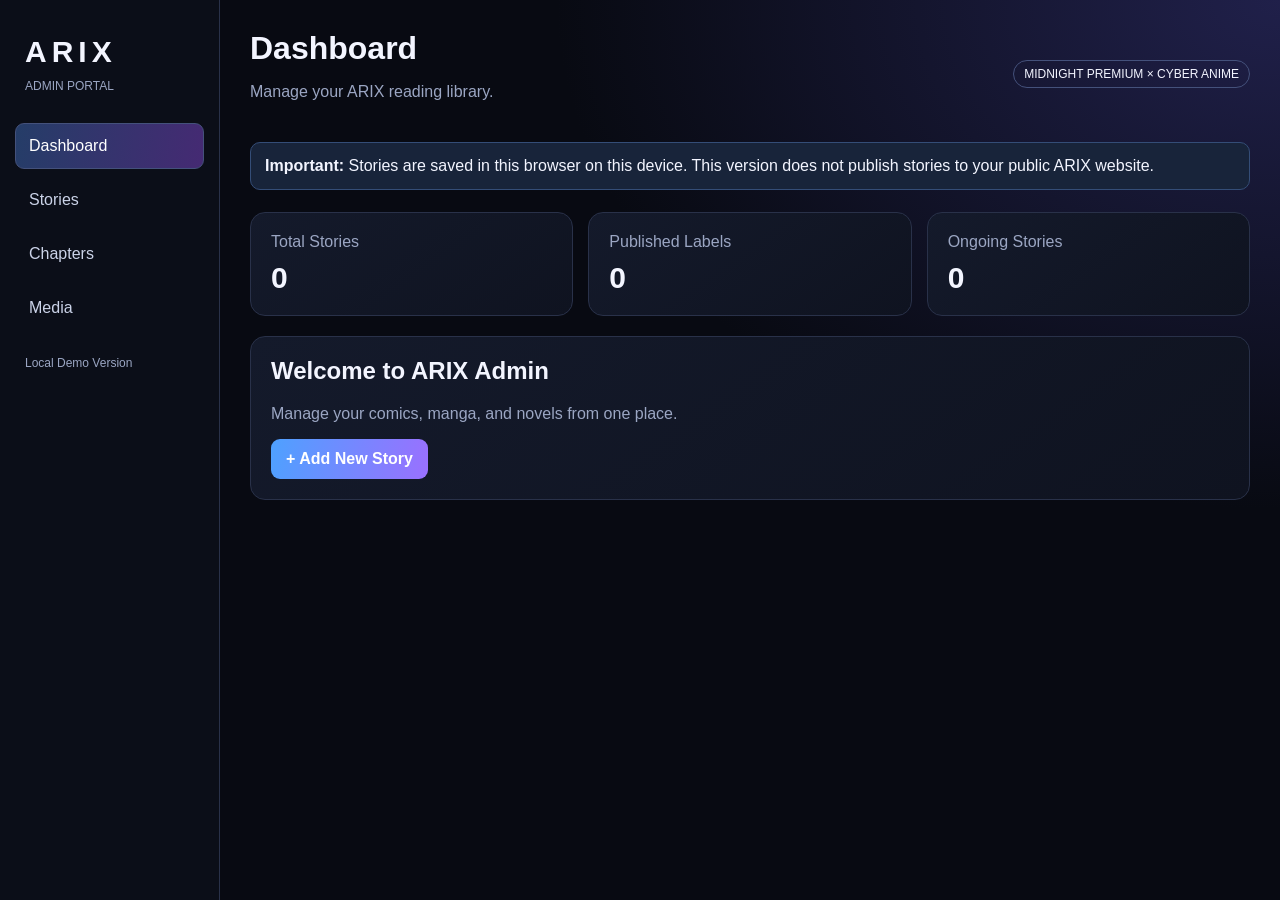
<file: admin.html>
<!DOCTYPE html>
<html lang="en">
<head>
<meta charset="UTF-8">
<meta name="viewport" content="width=device-width, initial-scale=1.0">
<meta name="theme-color" content="#080a12">
<title>ARIX Admin Portal</title>

<style>
:root {
  --bg: #080a12;
  --panel: #111522;
  --line: #293149;
  --text: #f3f5ff;
  --muted: #9ba6c3;
  --blue: #4ea1ff;
  --purple: #9a70ff;
  --red: #ff7188;
}

* {
  box-sizing: border-box;
}

body {
  margin: 0;
  min-height: 100vh;
  background:
    radial-gradient(ellipse at top right, #20204a, transparent 40%),
    #080a12;
  color: var(--text);
  font-family: Arial, sans-serif;
}

button, input, select, textarea {
  font: inherit;
}

button {
  cursor: pointer;
}

.layout {
  display: grid;
  grid-template-columns: 220px 1fr;
  min-height: 100vh;
}

aside {
  padding: 25px 15px;
  background: #0b0e18;
  border-right: 1px solid var(--line);
}

.brand {
  font-size: 30px;
  font-weight: 900;
  letter-spacing: 5px;
  margin: 10px;
}

.subtitle {
  color: var(--muted);
  font-size: 12px;
  margin: 10px;
}

nav {
  margin-top: 30px;
}

.nav-btn {
  width: 100%;
  display: block;
  text-align: left;
  padding: 13px;
  margin-bottom: 8px;
  border-radius: 9px;
  color: #cbd3e8;
  background: transparent;
  border: 1px solid transparent;
}

.nav-btn.active,
.nav-btn:hover {
  background: linear-gradient(100deg, #253d68, #452a73);
  border-color: #44517b;
  color: white;
}

main {
  padding: 30px;
  min-width: 0;
}

.topbar {
  display: flex;
  justify-content: space-between;
  align-items: center;
  gap: 15px;
  flex-wrap: wrap;
  margin-bottom: 25px;
}

h1 {
  margin: 0;
  font-size: 32px;
}

h2 {
  margin-top: 0;
}

.muted {
  color: var(--muted);
}

.badge {
  display: inline-block;
  border: 1px solid #44517b;
  border-radius: 20px;
  padding: 6px 10px;
  font-size: 12px;
}

.card {
  background: linear-gradient(145deg, #141a2b, #0f1320);
  border: 1px solid var(--line);
  border-radius: 15px;
  padding: 20px;
  margin-bottom: 20px;
}

.section {
  display: none;
}

.section.active {
  display: block;
}

.grid {
  display: grid;
  grid-template-columns: repeat(3, 1fr);
  gap: 15px;
}

.stat {
  font-size: 30px;
  font-weight: bold;
  margin-top: 10px;
}

.btn {
  border: 0;
  border-radius: 9px;
  padding: 11px 15px;
  color: white;
  font-weight: bold;
  background: linear-gradient(100deg, var(--blue), var(--purple));
}

.btn.secondary {
  background: #252c40;
  border: 1px solid #3b4560;
}

.btn.danger {
  background: #4a1e2b;
  border: 1px solid #8c3448;
}

.notice {
  background: #18243a;
  border: 1px solid #344d77;
  padding: 14px;
  border-radius: 10px;
  margin-bottom: 22px;
}

@media(max-width: 760px) {
  .layout {
    grid-template-columns: 1fr;
  }

  aside {
    padding: 12px;
    border-right: 0;
    border-bottom: 1px solid var(--line);
  }

  .brand {
    display: inline-block;
    font-size: 25px;
  }

  .subtitle {
    display: inline-block;
  }

  nav {
    display: flex;
    gap: 5px;
    overflow-x: auto;
    margin-top: 12px;
  }

  .nav-btn {
    width: auto;
    white-space: nowrap;
  }

  main {
    padding: 18px;
  }

  .grid {
    grid-template-columns: 1fr;
  }
}
  </style>
</head>

<body>

<div class="layout">

  <aside>
    <div class="brand">ARIX</div>
    <div class="subtitle">ADMIN PORTAL</div>

    <nav>
      <button class="nav-btn active" data-section="dashboard">
        Dashboard
      </button>

      <button class="nav-btn" data-section="stories">
        Stories
      </button>

      <button class="nav-btn" data-section="chapters">
        Chapters
      </button>

      <button class="nav-btn" data-section="media">
        Media
      </button>
    </nav>

    <p class="muted" style="font-size:12px;margin:25px 10px;">
      Local Demo Version
    </p>
  </aside>

  <main>

    <div class="topbar">
      <div>
        <h1 id="page-title">Dashboard</h1>
        <p class="muted">Manage your ARIX reading library.</p>
      </div>

      <span class="badge">
        MIDNIGHT PREMIUM × CYBER ANIME
      </span>
    </div>

    <div class="notice">
      <strong>Important:</strong>
      Stories are saved in this browser on this device.
      This version does not publish stories to your public
      ARIX website.
    </div>

    <!-- DASHBOARD -->

    <section id="dashboard" class="section active">

      <div class="grid">

        <div class="card">
          <div class="muted">Total Stories</div>
          <div class="stat" id="stat-stories">0</div>
        </div>

        <div class="card">
          <div class="muted">Published Labels</div>
          <div class="stat" id="stat-published">0</div>
        </div>

        <div class="card">
          <div class="muted">Ongoing Stories</div>
          <div class="stat" id="stat-ongoing">0</div>
        </div>

      </div>

      <div class="card">
        <h2>Welcome to ARIX Admin</h2>

        <p class="muted">
          Manage your comics, manga, and novels from one place.
        </p>

        <button class="btn" data-go="stories">
          + Add New Story
        </button>
      </div>

    </section>

    <!-- STORIES -->

    <section id="stories" class="section">

      <div class="card">

        <h2 id="form-title">Add a Story</h2>

        <form id="story-form">

          <input type="hidden" id="story-id">

          <div class="field">
            <label for="story-name">Story Title *</label>

            <input
              id="story-name"
              type="text"
              maxlength="100"
              placeholder="Enter story title"
              required
            >
          </div>

          <div class="field">
            <label for="story-author">Author</label>

            <input
              id="story-author"
              type="text"
              maxlength="80"
              placeholder="Enter author name"
            >
          </div>

          <div class="field">
            <label for="story-type">Story Format</label>

            <select id="story-type">
              <option>Comic</option>
              <option>Manga</option>
              <option>Manhwa</option>
              <option>Manhua</option>
              <option>Novel</option>
            </select>
          </div>

          <div class="field">
            <label for="story-genre">Genre</label>

            <input
              id="story-genre"
              type="text"
              maxlength="80"
              placeholder="Action, romance, fantasy..."
            >
          </div>

          <div class="field">
            <label for="story-progress">Story Progress</label>

            <select id="story-progress">
              <option>Ongoing</option>
              <option>Completed</option>
              <option>Coming Soon</option>
            </select>
          </div>

          <div class="field">
            <label for="story-status">Listing Status</label>

            <select id="story-status">
              <option value="Draft">Draft</option>
              <option value="Published">Published</option>
            </select>
          </div>

          <div class="field">
            <label for="story-description">Story Description</label>

            <textarea
              id="story-description"
              maxlength="1200"
              placeholder="Write a short description..."
            ></textarea>
          </div>

          <div class="field">
            <label for="story-cover">Cover Image</label>

            <input
              id="story-cover"
              type="file"
              accept="image/jpeg,image/png,image/webp"
            >

            <p class="muted" style="font-size:12px;">
              JPG, PNG, or WebP. Maximum size: 700 KB.
            </p>

            <img
              id="cover-preview"
              alt="Story cover preview"
              style="display:none;max-width:150px;max-height:190px;object-fit:cover;border-radius:10px;"
            >
          </div>

          <div class="actions">

            <button class="btn" type="submit" id="save-button">
              Save Story
            </button>

            <button
              class="btn secondary"
              type="button"
              id="cancel-edit"
              style="display:none;"
            >
              Cancel Edit
            </button>

            <button class="btn secondary" type="reset">
              Clear Form
            </button>

          </div>

        </form>

      </div>

      <h2>Your Stories</h2>

      <div id="story-list"></div>

    </section>

    <!-- CHAPTERS -->

    <section id="chapters" class="section">

      <div class="card">
        <h2>Chapter Manager</h2>

        <p class="muted">
          Chapter uploading will be added in a later version.
        </p>

        <button class="btn" data-go="stories">
          Manage Stories
        </button>
      </div>

    </section>

    <!-- MEDIA -->

    <section id="media" class="section">

      <div class="card">
        <h2>Media Library</h2>

        <p class="muted">
          Story covers are managed through the Stories section.
          A shared media library requires a connected backend.
        </p>

        <button class="btn" data-go="stories">
          Manage Covers
        </button>
      </div>

    </section>

  </main>

</div>
<style>
/* STORY FORM */

#story-form {
  display: block;
}

.field {
  display: flex;
  flex-direction: column;
  gap: 7px;
  margin-bottom: 16px;
}

.field label {
  font-size: 13px;
  font-weight: 600;
  color: #cbd3e8;
}

input,
select,
textarea {
  width: 100%;
  padding: 12px;
  border-radius: 9px;
  background: #090d18;
  color: #f3f5ff;
  border: 1px solid #303951;
  outline: none;
}

input:focus,
select:focus,
textarea:focus {
  border-color: #4ea1ff;
  box-shadow: 0 0 0 2px #4ea1ff22;
}

textarea {
  min-height: 110px;
  resize: vertical;
}

input[type="file"] {
  padding: 10px;
  font-size: 12px;
}

.actions {
  display: flex;
  flex-wrap: wrap;
  gap: 9px;
  margin-top: 15px;
}

.btn:hover {
  filter: brightness(1.15);
}

.btn:active {
  transform: scale(0.98);
}

/* COVER PREVIEW */

#cover-preview {
  border: 1px solid #293149;
  margin-top: 10px;
}

/* STORY LIST */

#story-list {
  display: grid;
  grid-template-columns: repeat(
    auto-fill,
    minmax(220px, 1fr)
  );
  gap: 16px;
}

.story-card {
  overflow: hidden;
  padding: 0;
  min-width: 0;
}

.story-cover {
  width: 100%;
  height: 190px;
  display: block;
  object-fit: cover;
  background: #171c2d;
  border-bottom: 1px solid #293149;
}

.story-body {
  padding: 15px;
}

.story-body h3 {
  margin: 0 0 8px;
  font-size: 17px;
  overflow-wrap: anywhere;
}

.story-body p {
  color: #9ba6c3;
  font-size: 13px;
  overflow-wrap: anywhere;
}

.story-meta {
  display: flex;
  flex-wrap: wrap;
  gap: 6px;
  margin: 10px 0;
}

.empty {
  grid-column: 1 / -1;
  text-align: center;
  padding: 30px 15px;
  border: 1px dashed #37415a;
  border-radius: 12px;
  color: #9ba6c3;
}

.small {
  font-size: 12px;
}

/* MOBILE LAYOUT */

@media (max-width: 760px) {
  #story-list {
    grid-template-columns: repeat(
      auto-fill,
      minmax(150px, 1fr)
    );
    gap: 10px;
  }

  .story-cover {
    height: 150px;
  }

  .story-body {
    padding: 11px;
  }

  .story-body h3 {
    font-size: 15px;
  }

  .story-body .actions .btn {
    padding: 9px;
    font-size: 12px;
  }

  .card {
    padding: 15px;
  }

  h1 {
    font-size: 27px;
  }
}

@media (max-width: 360px) {
  #story-list {
    grid-template-columns: 1fr;
  }

  .story-cover {
    height: 200px;
  }
}
  </style>
<script>
(() => {
  "use strict";

  const STORAGE_KEY = "arix_admin_stories_v1";

  const $ = id => document.getElementById(id);

  const form = $("story-form");
  const coverInput = $("story-cover");
  const preview = $("cover-preview");

  let stories = [];
  let pendingCover = "";

  try {
    const saved = JSON.parse(
      localStorage.getItem(STORAGE_KEY) || "[]"
    );

    stories = Array.isArray(saved) ? saved : [];
  } catch (error) {
    stories = [];
  }

  function saveStories() {
    try {
      localStorage.setItem(
        STORAGE_KEY,
        JSON.stringify(stories)
      );
      return true;
    } catch (error) {
      alert(
        "Unable to save. Browser storage may be full. " +
        "Try using a smaller cover image."
      );
      return false;
    }
  }

  function escapeHTML(value) {
    return String(value ?? "").replace(
      /[&<>"']/g,
      character => ({
        "&": "&amp;",
        "<": "&lt;",
        ">": "&gt;",
        '"': "&quot;",
        "'": "&#39;"
      })[character]
    );
  }

  function updateStats() {
    $("stat-stories").textContent = stories.length;

    $("stat-published").textContent =
      stories.filter(
        story => story.status === "Published"
      ).length;

    $("stat-ongoing").textContent =
      stories.filter(
        story => story.progress === "Ongoing"
      ).length;
  }

  function renderStories() {
    const list = $("story-list");

    updateStats();

    if (stories.length === 0) {
      list.innerHTML =
        '<div class="empty">' +
        "No stories yet. Add your first story above." +
        "</div>";
      return;
    }

    list.innerHTML = stories.map(story => `
      <article class="card story-card">

        ${
          story.cover
            ? `<img class="story-cover"
                    src="${story.cover}"
                    alt="Story cover">`
            : '<div class="story-cover"></div>'
        }

        <div class="story-body">

          <h3>${escapeHTML(story.title)}</h3>

          <p>
            ${escapeHTML(story.author || "Unknown author")}
            · ${escapeHTML(story.type)}
          </p>

          <div class="story-meta">
            <span class="badge">
              ${escapeHTML(story.status)}
            </span>

            <span class="badge">
              ${escapeHTML(story.progress)}
            </span>
          </div>

          <p>
            ${escapeHTML(
              story.description || "No description."
            )}
          </p>

          <p>
            Genre: ${escapeHTML(story.genre || "Not specified")}
          </p>

          <div class="actions">
            <button
              class="btn secondary"
              data-edit="${escapeHTML(story.id)}"
              type="button">
              Edit
            </button>

            <button
              class="btn danger"
              data-delete="${escapeHTML(story.id)}"
              type="button">
              Delete
            </button>
          </div>

        </div>
      </article>
    `).join("");
  }

  function resetForm() {
    form.reset();

    $("story-id").value = "";
    $("form-title").textContent = "Add a Story";
    $("save-button").textContent = "Save Story";

    $("cancel-edit").style.display = "none";

    pendingCover = "";

    preview.src = "";
    preview.style.display = "none";

    coverInput.value = "";
  }

  function navigate(sectionName) {
    document.querySelectorAll(".section").forEach(section => {
      section.classList.toggle(
        "active",
        section.id === sectionName
      );
    });

    document.querySelectorAll("[data-section]").forEach(button => {
      button.classList.toggle(
        "active",
        button.dataset.section === sectionName
      );
    });

    const titles = {
      dashboard: "Dashboard",
      stories: "Stories",
      chapters: "Chapters",
      media: "Media"
    };

    $("page-title").textContent =
      titles[sectionName] || "Dashboard";
  }

  document.querySelectorAll("[data-section]").forEach(button => {
    button.addEventListener("click", () => {
      navigate(button.dataset.section);
    });
  });

  document.querySelectorAll("[data-go]").forEach(button => {
    button.addEventListener("click", () => {
      navigate(button.dataset.go);
    });
  });

  coverInput.addEventListener("change", () => {
    const file = coverInput.files[0];

    pendingCover = "";

    if (!file) return;

    if (![
      "image/jpeg",
      "image/png",
      "image/webp"
    ].includes(file.type)) {
      alert("Choose a JPG, PNG, or WebP image.");
      coverInput.value = "";
      return;
    }

    if (file.size > 700 * 1024) {
      alert("The cover image must be smaller than 700 KB.");
      coverInput.value = "";
      return;
    }

    const reader = new FileReader();

    reader.onload = () => {
      pendingCover = reader.result;

      preview.src = pendingCover;
      preview.style.display = "block";
    };

    reader.onerror = () => {
      alert("Unable to read the image.");
    };

    reader.readAsDataURL(file);
  });

  form.addEventListener("submit", event => {
    event.preventDefault();

    const id = $("story-id").value;

    const existing = stories.find(
      story => story.id === id
    );

    const story = {
      id: id || (
        window.crypto?.randomUUID
          ? crypto.randomUUID()
          : String(Date.now())
      ),

      title: $("story-name").value.trim(),
      author: $("story-author").value.trim(),
      type: $("story-type").value,
      genre: $("story-genre").value.trim(),
      progress: $("story-progress").value,
      status: $("story-status").value,

      description:
        $("story-description").value.trim(),

      cover:
        pendingCover ||
        (existing ? existing.cover : "")
    };

    if (!story.title) {
      alert("Enter a story title.");
      return;
    }

    const previousStories = stories.slice();

    if (existing) {
      stories = stories.map(item =>
        item.id === id ? story : item
      );
    } else {
      stories.unshift(story);
    }

    if (!saveStories()) {
      stories = previousStories;
      return;
    }

    resetForm();
    renderStories();

    alert("Story saved in this browser.");
  });

  $("cancel-edit").addEventListener(
    "click",
    resetForm
  );

  $("story-list").addEventListener("click", event => {
    const editButton = event.target.closest("[data-edit]");
    const deleteButton = event.target.closest("[data-delete]");

    if (editButton) {
      const story = stories.find(
        item => item.id === editButton.dataset.edit
      );

      if (!story) return;

      $("story-id").value = story.id;
      $("story-name").value = story.title;
      $("story-author").value = story.author || "";
      $("story-type").value = story.type;
      $("story-genre").value = story.genre || "";
      $("story-progress").value = story.progress;
      $("story-status").value = story.status;

      $("story-description").value =
        story.description || "";

      pendingCover = story.cover || "";

      if (pendingCover) {
        preview.src = pendingCover;
        preview.style.display = "block";
      } else {
        preview.src = "";
        preview.style.display = "none";
      }

      coverInput.value = "";

      $("form-title").textContent = "Edit Story";
      $("save-button").textContent = "Update Story";
      $("cancel-edit").style.display = "inline-block";

      window.scrollTo({
        top: 0,
        behavior: "smooth"
      });

      return;
    }

    if (deleteButton) {
      const story = stories.find(
        item => item.id === deleteButton.dataset.delete
      );

      if (!story) return;

      if (!confirm(
        `Delete "${story.title}" from this browser?`
      )) return;

      const previousStories = stories.slice();

      stories = stories.filter(
        item => item.id !== story.id
      );

      if (saveStories()) {
        if ($("story-id").value === story.id) {
          resetForm();
        }

        renderStories();
      } else {
        stories = previousStories;
      }
    }
  });

  renderStories();

})();
</script>

</body>
</html>
</file>
